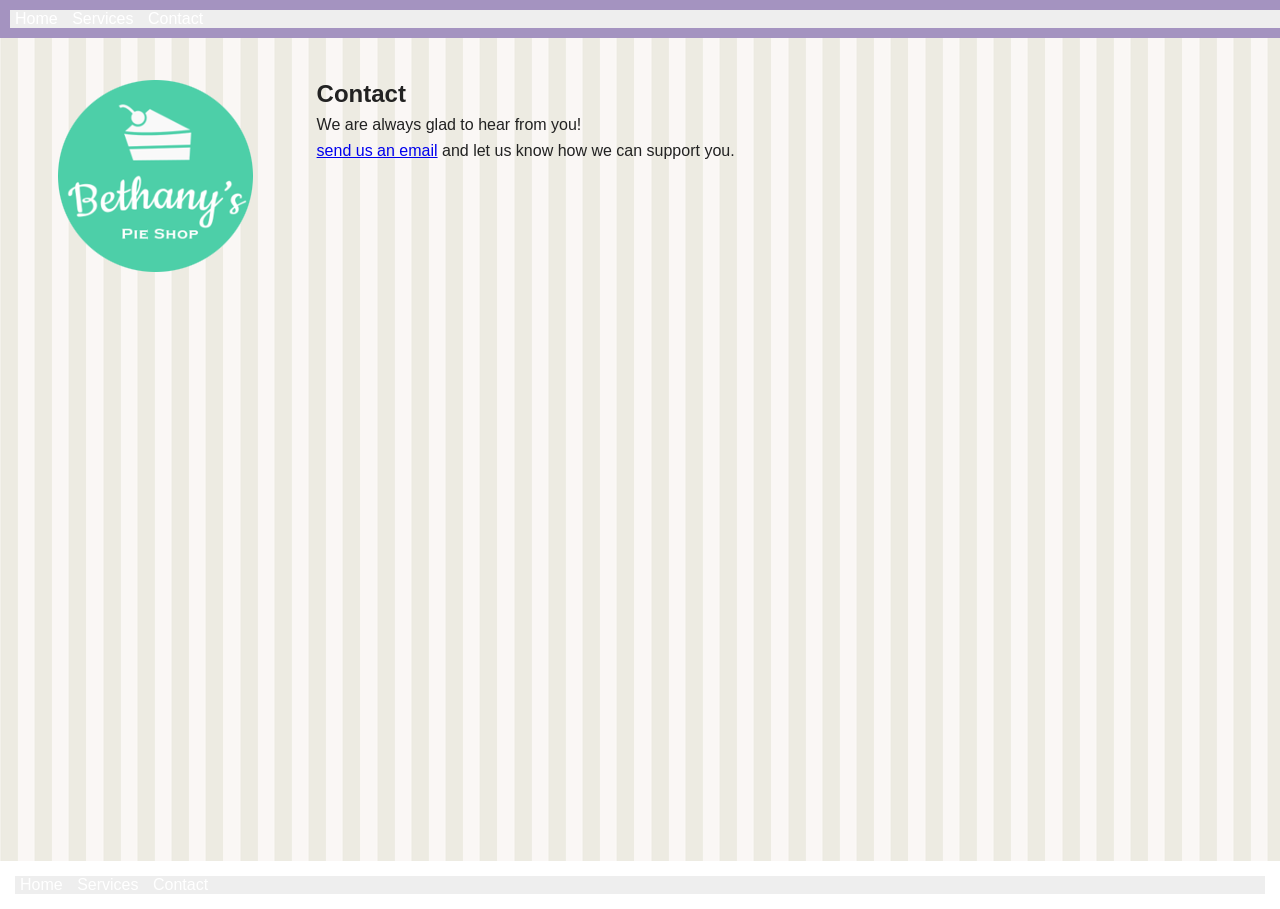
<file: html-css-javascript-website/contact.html>
<!DOCTYPE html>
<html lang="en">

<head>
    <meta charset="UTF-8">
    <meta http-equiv="X-UA-Compatible" content="IE=edge">
    <meta name="viewport" content="width=device-width, initial-scale=1.0">
    <link rel="stylesheet" href="site.css" type="text/css">
    <title>Contact | SynBio Ltd</title>
</head>

<body>
    <header>
        <nav>
            <ul>
                <li><a href="/">Home</a></li>
                <li><a href="services.html">Services</a></li>
                <li><a href="contact.html">Contact</a></li>
            </ul>
        </nav>
    </header>
    <main>
        <aside><img src="images/logo.png" alt="SynBio logo"></aside>
        <article>
            <h1>Contact</h1>
            <p>We are always glad to hear from you!</p>
            <p>
                <a href="mailto:info@synbio.com.ng?subject=interested%20in%20your%20offer">send us an email</a> and let us know how we can support you.
            </p>
        </article>
    </main>
    <footer>
        <nav>
            <ul>
                <li><a href="/">Home</a></li>
                <li><a href="services.html">Services</a></li>
                <li><a href="contact.html">Contact</a></li>
            </ul>
        </nav>
    </footer>
</body>

</html>
</file>
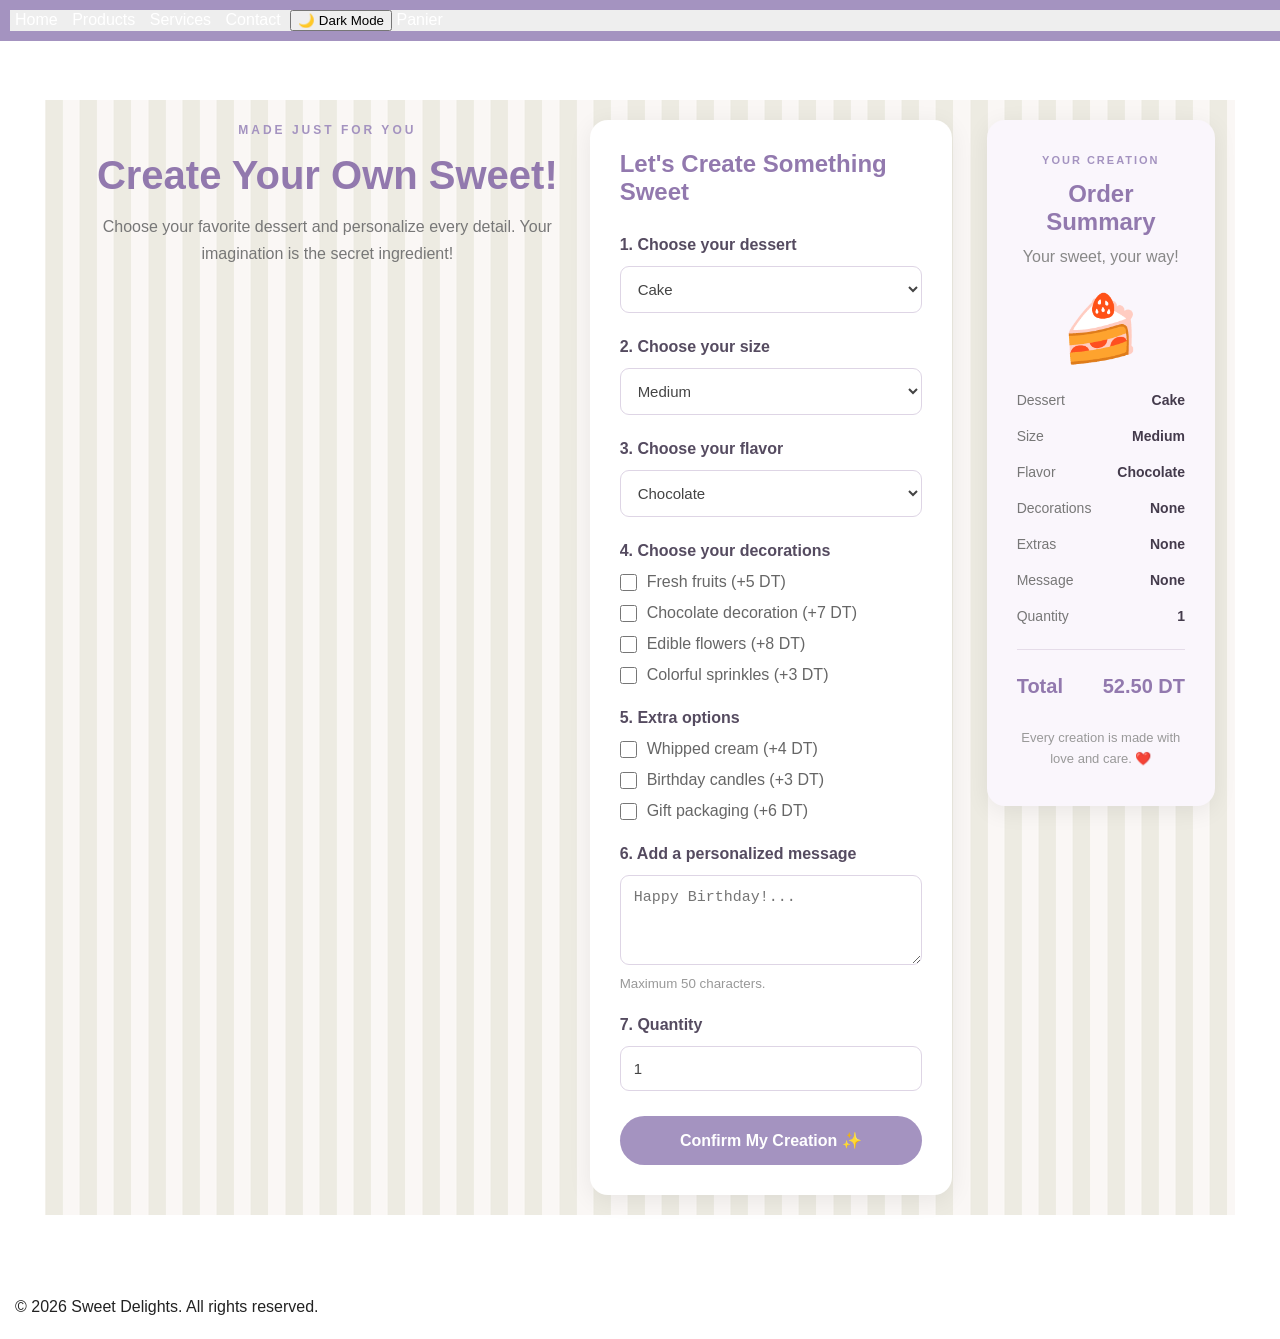
<file: html-css-javascript-website/customize-sweet.html>
<!DOCTYPE html>
<html lang="en">

<head>
    <meta charset="UTF-8">
    <meta name="viewport" content="width=device-width, initial-scale=1.0">

    <title>Customize Your Sweet | Sweet Delights</title>

    <link rel="stylesheet" href="site.css">
    <link rel="stylesheet" href="customize-sweet.css">
</head>

<body>

<header>
    <nav>
        <ul>
            <li><a href="index.html">Home</a></li>
            <li><a href="products.html">Products</a></li>
            <li><a href="services.html">Services</a></li>
            <li><a href="contact.html">Contact</a></li>
        </ul>

        <button id="theme-toggle" aria-label="Switch to dark mode">
            Dark Mode
        </button>

        <a href="panier.html">Panier</a>
    </nav>
</header>

<main class="sweet-container">

    <section class="sweet-intro">
        <span class="intro-label">MADE JUST FOR YOU</span>
        <h1>Create Your Own Sweet!</h1>
        <p>
            Choose your favorite dessert and personalize every detail.
            Your imagination is the secret ingredient!
        </p>
    </section>

    <div class="sweet-layout">

        <!-- CUSTOMIZATION FORM -->
        <section class="sweet-form-card">

            <h2>Let's Create Something Sweet</h2>

            <form id="sweetForm">

                <!-- DESSERT TYPE -->
                <div class="form-group">
                    <label for="dessertType">1. Choose your dessert</label>

                    <select id="dessertType" required>
                        <option value="Cake" data-base="35">Cake</option>
                        <option value="Pie" data-base="25">Pie</option>
                        <option value="Cupcakes" data-base="20">Cupcakes</option>
                        <option value="Cookies" data-base="15">Cookies</option>
                        <option value="Cheesecake" data-base="40">Cheesecake</option>
                    </select>
                </div>

                <!-- SIZE -->
                <div class="form-group">
                    <label for="dessertSize">2. Choose your size</label>

                    <select id="dessertSize" required>
                        <option value="Small" data-multiplier="1">Small</option>
                        <option value="Medium" data-multiplier="1.5" selected>Medium</option>
                        <option value="Large" data-multiplier="2">Large</option>
                    </select>
                </div>

                <!-- FLAVOR -->
                <div class="form-group">
                    <label for="dessertFlavor">3. Choose your flavor</label>

                    <select id="dessertFlavor" required>
                        <option value="Chocolate">Chocolate</option>
                        <option value="Vanilla">Vanilla</option>
                        <option value="Strawberry">Strawberry</option>
                        <option value="Caramel">Caramel</option>
                        <option value="Lemon">Lemon</option>
                        <option value="Red Velvet">Red Velvet</option>
                    </select>
                </div>

                <!-- DECORATION -->
                <div class="form-group">
                    <label>4. Choose your decorations</label>

                    <label class="sweet-option">
                        <input type="checkbox" name="decoration"
                            value="Fresh fruits" data-price="5">
                        Fresh fruits (+5 DT)
                    </label>

                    <label class="sweet-option">
                        <input type="checkbox" name="decoration"
                            value="Chocolate decoration" data-price="7">
                        Chocolate decoration (+7 DT)
                    </label>

                    <label class="sweet-option">
                        <input type="checkbox" name="decoration"
                            value="Flowers" data-price="8">
                        Edible flowers (+8 DT)
                    </label>

                    <label class="sweet-option">
                        <input type="checkbox" name="decoration"
                            value="Colorful sprinkles" data-price="3">
                        Colorful sprinkles (+3 DT)
                    </label>
                </div>

                <!-- EXTRA OPTIONS -->
                <div class="form-group">
                    <label>5. Extra options</label>

                    <label class="sweet-option">
                        <input type="checkbox" name="extra"
                            value="Whipped cream" data-price="4">
                        Whipped cream (+4 DT)
                    </label>

                    <label class="sweet-option">
                        <input type="checkbox" name="extra"
                            value="Candles" data-price="3">
                        Birthday candles (+3 DT)
                    </label>

                    <label class="sweet-option">
                        <input type="checkbox" name="extra"
                            value="Gift packaging" data-price="6">
                        Gift packaging (+6 DT)
                    </label>
                </div>

                <!-- PERSONALIZED MESSAGE -->
                <div class="form-group">
                    <label for="sweetMessage">
                        6. Add a personalized message
                    </label>

                    <textarea
                        id="sweetMessage"
                        maxlength="50"
                        placeholder="Happy Birthday!..."
                    ></textarea>

                    <small>Maximum 50 characters.</small>
                </div>

                <!-- QUANTITY -->
                <div class="form-group">
                    <label for="sweetQuantity">7. Quantity</label>

                    <input
                        type="number"
                        id="sweetQuantity"
                        min="1"
                        max="20"
                        value="1"
                        required
                    >
                </div>

                <button type="submit" class="confirm-btn">
                    Confirm My Creation ✨
                </button>

            </form>

        </section>

        <!-- LIVE ORDER SUMMARY -->
        <aside class="sweet-summary">

            <div class="summary-heading">
                <span>YOUR CREATION</span>
                <h2>Order Summary</h2>
                <p>Your sweet, your way!</p>
            </div>

            <div class="summary-illustration">
                🍰
            </div>

            <div class="summary-row">
                <span>Dessert</span>
                <strong id="summaryType">Cake</strong>
            </div>

            <div class="summary-row">
                <span>Size</span>
                <strong id="summarySize">Medium</strong>
            </div>

            <div class="summary-row">
                <span>Flavor</span>
                <strong id="summaryFlavor">Chocolate</strong>
            </div>

            <div class="summary-row">
                <span>Decorations</span>
                <strong id="summaryDecorations">None</strong>
            </div>

            <div class="summary-row">
                <span>Extras</span>
                <strong id="summaryExtras">None</strong>
            </div>

            <div class="summary-row">
                <span>Message</span>
                <strong id="summaryMessage">None</strong>
            </div>

            <div class="summary-row">
                <span>Quantity</span>
                <strong id="summaryQuantity">1</strong>
            </div>

            <hr>

            <div class="summary-row total-row">
                <span>Total</span>
                <strong id="totalPrice">52.50 DT</strong>
            </div>

            <p class="summary-note">
                Every creation is made with love and care. ❤️
            </p>

        </aside>

    </div>

</main>

<footer>
    <p>&copy; 2026 Sweet Delights. All rights reserved.</p>
</footer>

<script src="theme.js"></script>
<script src="customize-sweet.js"></script>

</body>
</html>
</file>
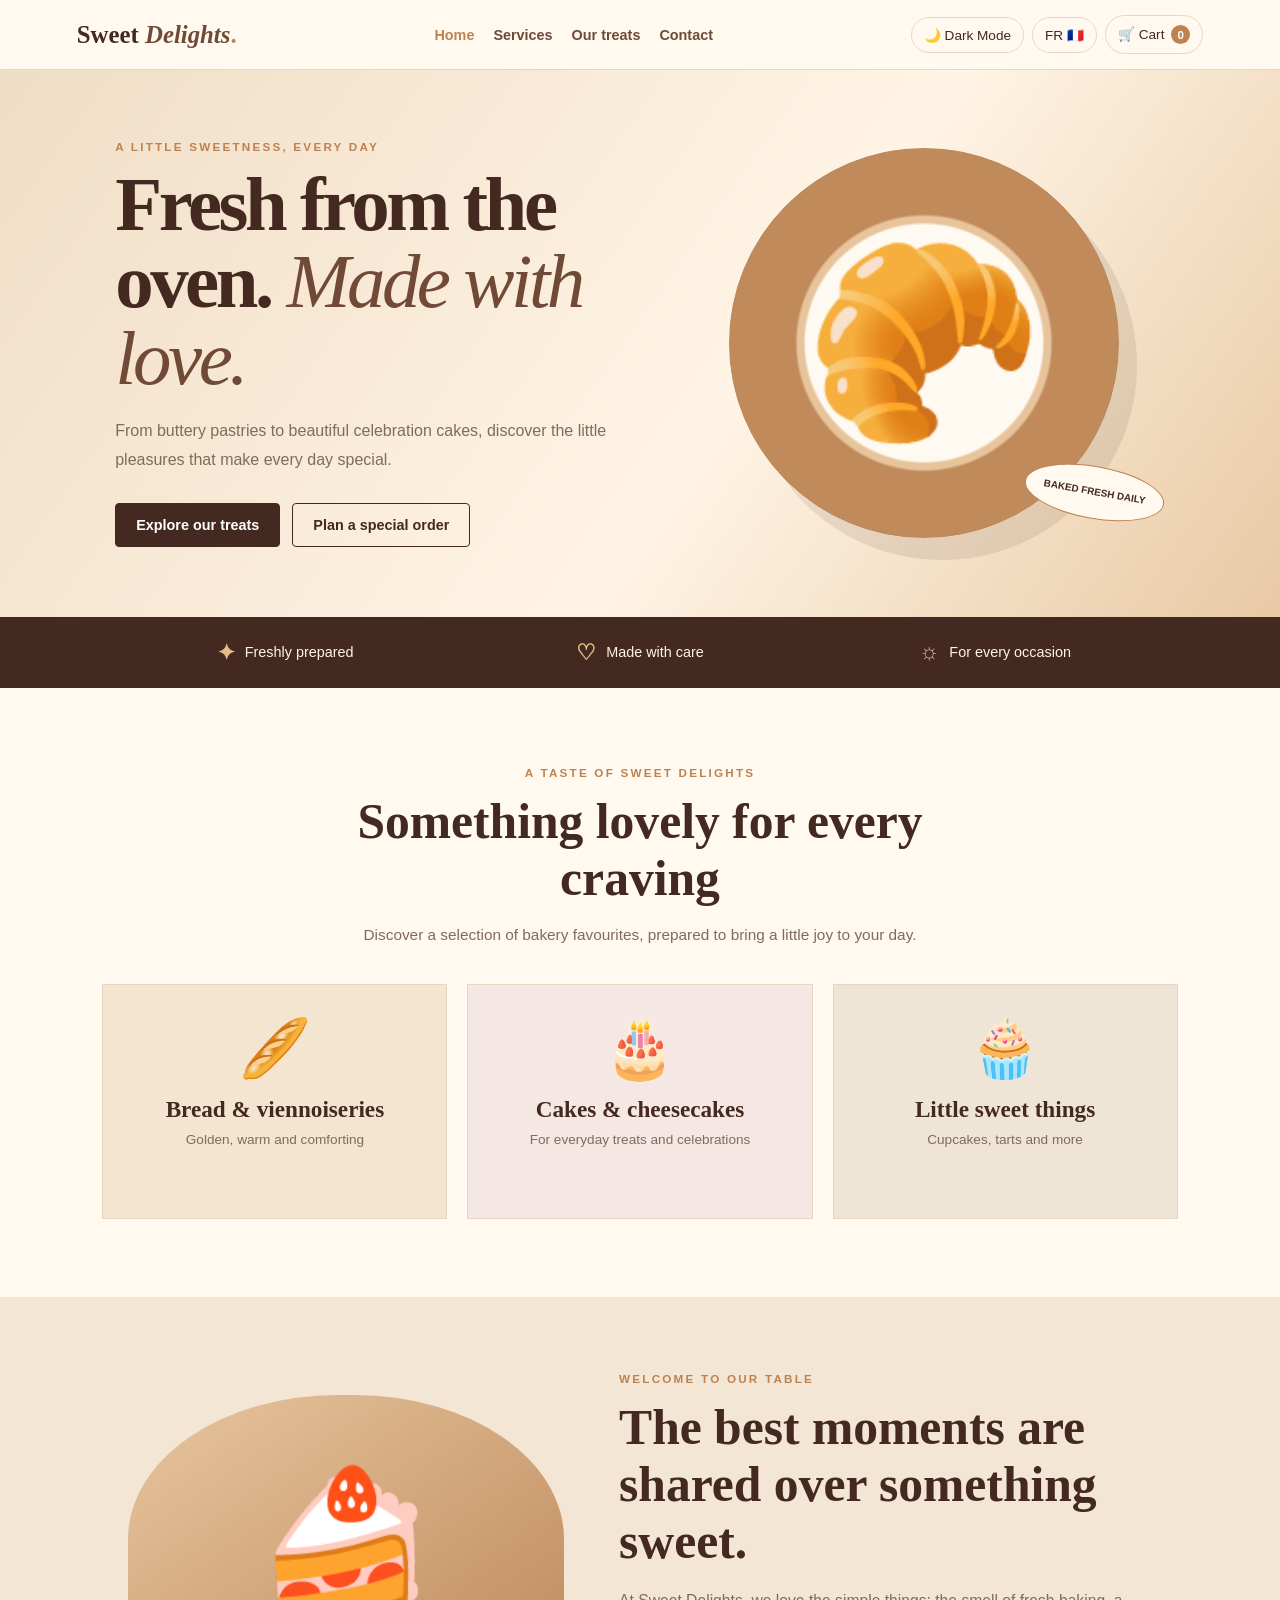
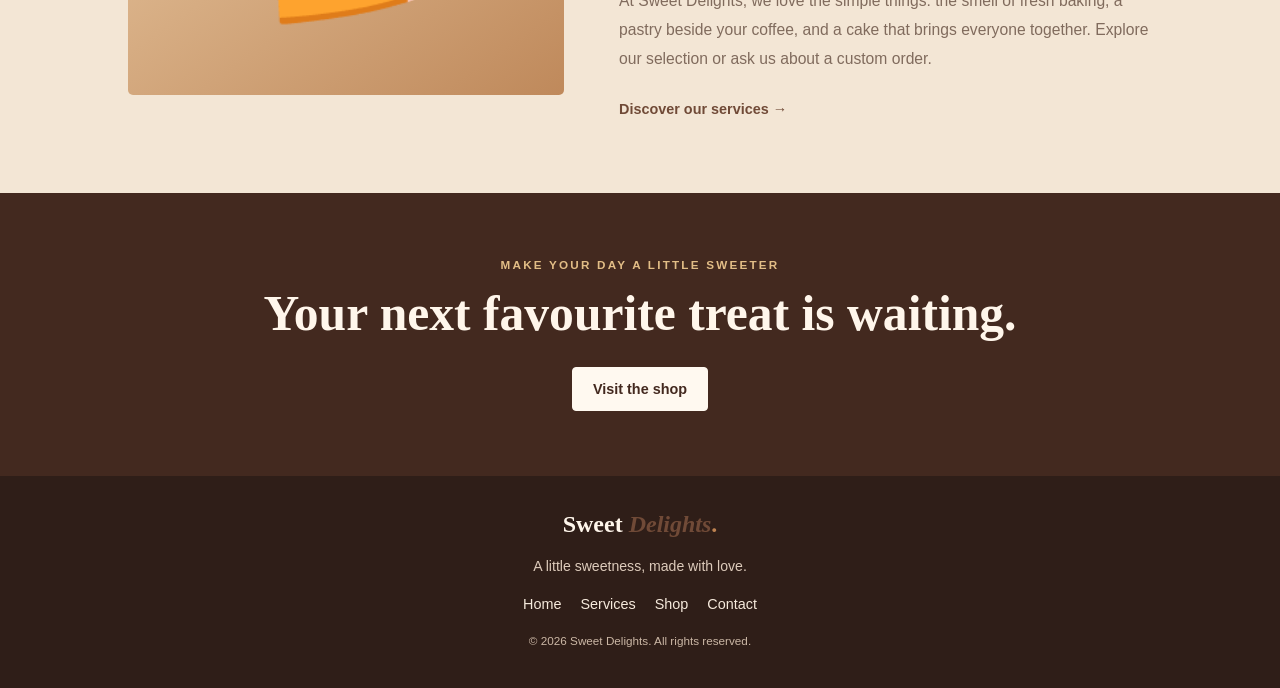
<file: html-css-javascript-website/index (1).html>
<!DOCTYPE html>
<html lang="en">
<head>
    <meta charset="UTF-8">
    <meta name="viewport" content="width=device-width, initial-scale=1.0">
    <meta name="description" content="Sweet Delights bakery: freshly prepared pastries, cakes and sweet treats.">
    <title>Sweet Delights | Bakery & Patisserie</title>
    <link rel="stylesheet" href="bakery.css">
</head>
<body>
<header class="site-header">
    <a class="brand" href="index.html">Sweet <span>Delights</span><b>.</b></a>
    <nav class="main-nav" aria-label="Main navigation">
        <a href="index.html" aria-current="page" data-en="Home" data-fr="Accueil">Home</a>
        <a href="service.html" data-en="Services" data-fr="Services">Services</a>
        <a href="sales.html" data-en="Our treats" data-fr="Nos douceurs">Our treats</a>
        <a href="contact.html" data-en="Contact" data-fr="Contact">Contact</a>
    </nav>
    <div class="header-tools">
        <button id="theme-toggle" class="tool-button" type="button" aria-label="Toggle dark mode">🌙</button>
        <button id="language-toggle" class="tool-button" type="button">FR 🇫🇷</button>
        <a class="cart-link" href="panier.html">🛒 <span data-en="Cart" data-fr="Panier">Cart</span> <b id="cart-count">0</b></a>
    </div>
</header>

<main>
    <section class="home-hero">
        <div class="hero-copy">
            <p class="eyebrow" data-en="A little sweetness, every day" data-fr="Un peu de douceur, chaque jour">A little sweetness, every day</p>
            <h1 data-en="Fresh from the oven. Made with love." data-fr="Tout juste sorti du four. Fait avec amour.">Fresh from the oven. <em>Made with love.</em></h1>
            <p data-en="From buttery pastries to beautiful celebration cakes, discover the little pleasures that make every day special."
               data-fr="Des viennoiseries pur beurre aux beaux gâteaux de fête, découvrez les petits plaisirs qui rendent chaque jour spécial.">
                From buttery pastries to beautiful celebration cakes, discover the little pleasures that make every day special.
            </p>
            <div class="hero-actions">
                <a class="button button-dark" href="sales.html" data-en="Explore our treats" data-fr="Découvrir nos douceurs">Explore our treats</a>
                <a class="button button-outline" href="service.html" data-en="Plan a special order" data-fr="Préparer une commande spéciale">Plan a special order</a>
            </div>
        </div>
        <div class="hero-visual" role="img" aria-label="Freshly baked croissants and pastries">
            <div class="hero-plate">🥐</div>
            <span class="hero-note" data-en="BAKED FRESH DAILY" data-fr="FRAÎCHEUR QUOTIDIENNE">BAKED FRESH DAILY</span>
        </div>
    </section>

    <section class="promise-row" aria-label="Our bakery promises">
        <div><strong>✦</strong><span data-en="Freshly prepared" data-fr="Préparé avec fraîcheur">Freshly prepared</span></div>
        <div><strong>♡</strong><span data-en="Made with care" data-fr="Fait avec soin">Made with care</span></div>
        <div><strong>☼</strong><span data-en="For every occasion" data-fr="Pour chaque occasion">For every occasion</span></div>
    </section>

    <section class="content-section">
        <div class="section-title">
            <p class="eyebrow" data-en="A taste of Sweet Delights" data-fr="Un avant-goût de Sweet Delights">A taste of Sweet Delights</p>
            <h2 data-en="Something lovely for every craving" data-fr="Une gourmandise pour chaque envie">Something lovely for every craving</h2>
            <p data-en="Discover a selection of bakery favourites, prepared to bring a little joy to your day."
               data-fr="Découvrez une sélection de nos incontournables, préparés pour apporter un peu de bonheur à votre journée.">
                Discover a selection of bakery favourites, prepared to bring a little joy to your day.
            </p>
        </div>
        <div class="category-grid">
            <a class="category-tile tile-bread" href="sales.html#catalogue"><span>🥖</span><h3 data-en="Bread & viennoiseries" data-fr="Pains et viennoiseries">Bread & viennoiseries</h3><small data-en="Golden, warm and comforting" data-fr="Dorés, chauds et réconfortants">Golden, warm and comforting</small></a>
            <a class="category-tile tile-cakes" href="sales.html#catalogue"><span>🎂</span><h3 data-en="Cakes & cheesecakes" data-fr="Gâteaux et cheesecakes">Cakes & cheesecakes</h3><small data-en="For everyday treats and celebrations" data-fr="Pour les petites et grandes occasions">For everyday treats and celebrations</small></a>
            <a class="category-tile tile-sweets" href="sales.html#catalogue"><span>🧁</span><h3 data-en="Little sweet things" data-fr="Petites douceurs">Little sweet things</h3><small data-en="Cupcakes, tarts and more" data-fr="Cupcakes, tartes et bien plus">Cupcakes, tarts and more</small></a>
        </div>
    </section>

    <section class="story-section">
        <div class="story-illustration" aria-hidden="true">🍰</div>
        <div class="story-copy">
            <p class="eyebrow" data-en="Welcome to our table" data-fr="Bienvenue à notre table">Welcome to our table</p>
            <h2 data-en="The best moments are shared over something sweet." data-fr="Les plus beaux moments se partagent autour d'une douceur.">The best moments are shared over something sweet.</h2>
            <p data-en="At Sweet Delights, we love the simple things: the smell of fresh baking, a pastry beside your coffee, and a cake that brings everyone together. Explore our selection or ask us about a custom order."
               data-fr="Chez Sweet Delights, nous aimons les choses simples : l'odeur des pâtisseries fraîches, une viennoiserie avec votre café et un gâteau qui rassemble tout le monde. Découvrez notre sélection ou contactez-nous pour une création personnalisée.">
                At Sweet Delights, we love the simple things: the smell of fresh baking, a pastry beside your coffee, and a cake that brings everyone together. Explore our selection or ask us about a custom order.
            </p>
            <a class="text-link" href="service.html" data-en="Discover our services →" data-fr="Découvrir nos services →">Discover our services →</a>
        </div>
    </section>

    <section class="closing-cta">
        <p class="eyebrow" data-en="Make your day a little sweeter" data-fr="Rendez votre journée plus douce">Make your day a little sweeter</p>
        <h2 data-en="Your next favourite treat is waiting." data-fr="Votre prochaine douceur préférée vous attend.">Your next favourite treat is waiting.</h2>
        <a class="button button-light" href="sales.html" data-en="Visit the shop" data-fr="Visiter la boutique">Visit the shop</a>
    </section>
</main>

<footer class="site-footer">
    <a class="brand brand-footer" href="index.html">Sweet <span>Delights</span><b>.</b></a>
    <p data-en="A little sweetness, made with love." data-fr="Un peu de douceur, fait avec amour.">A little sweetness, made with love.</p>
    <div class="footer-nav"><a href="index.html">Home</a><a href="service.html">Services</a><a href="sales.html">Shop</a><a href="contact.html">Contact</a></div>
    <small>© 2026 Sweet Delights. <span data-en="All rights reserved." data-fr="Tous droits réservés.">All rights reserved.</span></small>
</footer>

<script src="theme.js"></script>
<script src="language.js"></script>
<script>
(() => {
    const badge = document.getElementById("cart-count");
    try {
        const cart = JSON.parse(localStorage.getItem("panier")) || [];
        badge.textContent = cart.reduce((sum, item) => sum + (Number(item.quantity) || 1), 0);
    } catch {
        badge.textContent = "0";
    }
})();
</script>
</body>
</html>
</file>
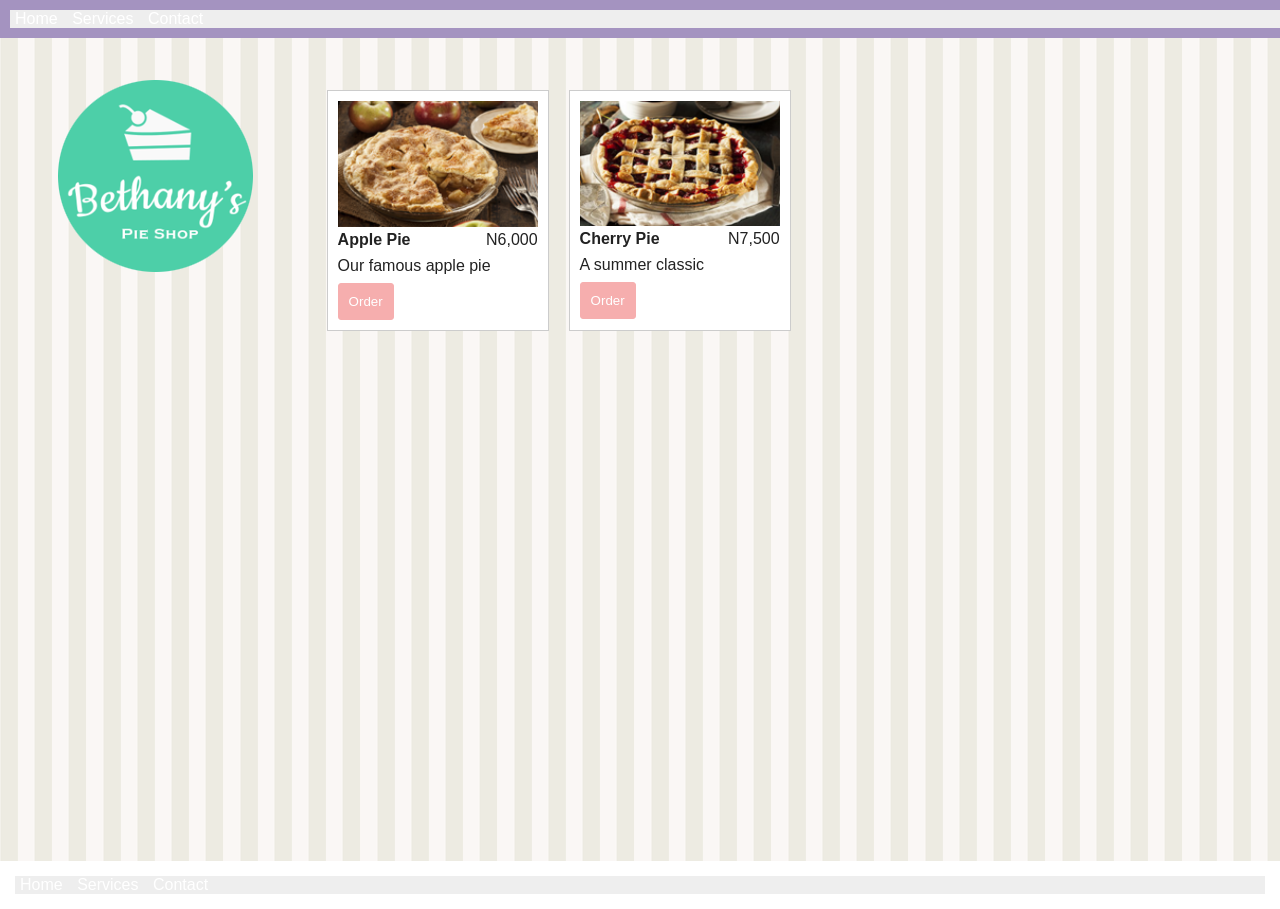
<file: html-css-javascript-website/pies.html>
<!DOCTYPE html>
<html lang="en">

<head>
    <meta charset="UTF-8">
    <meta http-equiv="X-UA-Compatible" content="IE=edge">
    <meta name="viewport" content="width=device-width, initial-scale=1.0">
    <link rel="stylesheet" href="site.css" type="text/css">
    <title>Pies | SynBio Ltd</title>
</head>

<body>
    <header>
        <nav>
            <ul>
                <li><a href="/">Home</a></li>
                <li><a href="services.html">Services</a></li>
                <li><a href="contact.html">Contact</a></li>
            </ul>
        </nav>
    </header>
    <main>
        <aside><img src="images/logo.png" alt="SynBio logo"></aside>
        <article>
            <section class="columns-desktop">
                <div class="pie">
                    <img src="images/apple-pie.png" alt="Apple Pie" />
                    <div class="columns">
                        <div class="title">Apple Pie</div>
                        <div class="price">N6,000</div>
                    </div>
                    <p class="desc">Our famous apple pie</p>
                    <button data-order="apple-pie">Order</button>
                </div>
                <div class="pie">
                    <img src="images/cherry-pie.png" alt="Cherry Pie" />
                    <div class="columns">
                        <div class="title">Cherry Pie</div>
                        <div class="price">N7,500</div>
                    </div>
                    <p class="desc">A summer classic</p>
                    <button data-order="cherry-pie">Order</button>
                </div>
            </section>
        </article>
    </main>
    <footer>
        <nav>
            <ul>
                <li><a href="/">Home</a></li>
                <li><a href="services.html">Services</a></li>
                <li><a href="contact.html">Contact</a></li>
            </ul>
        </nav>
    </footer>
</body>

</html>
</file>
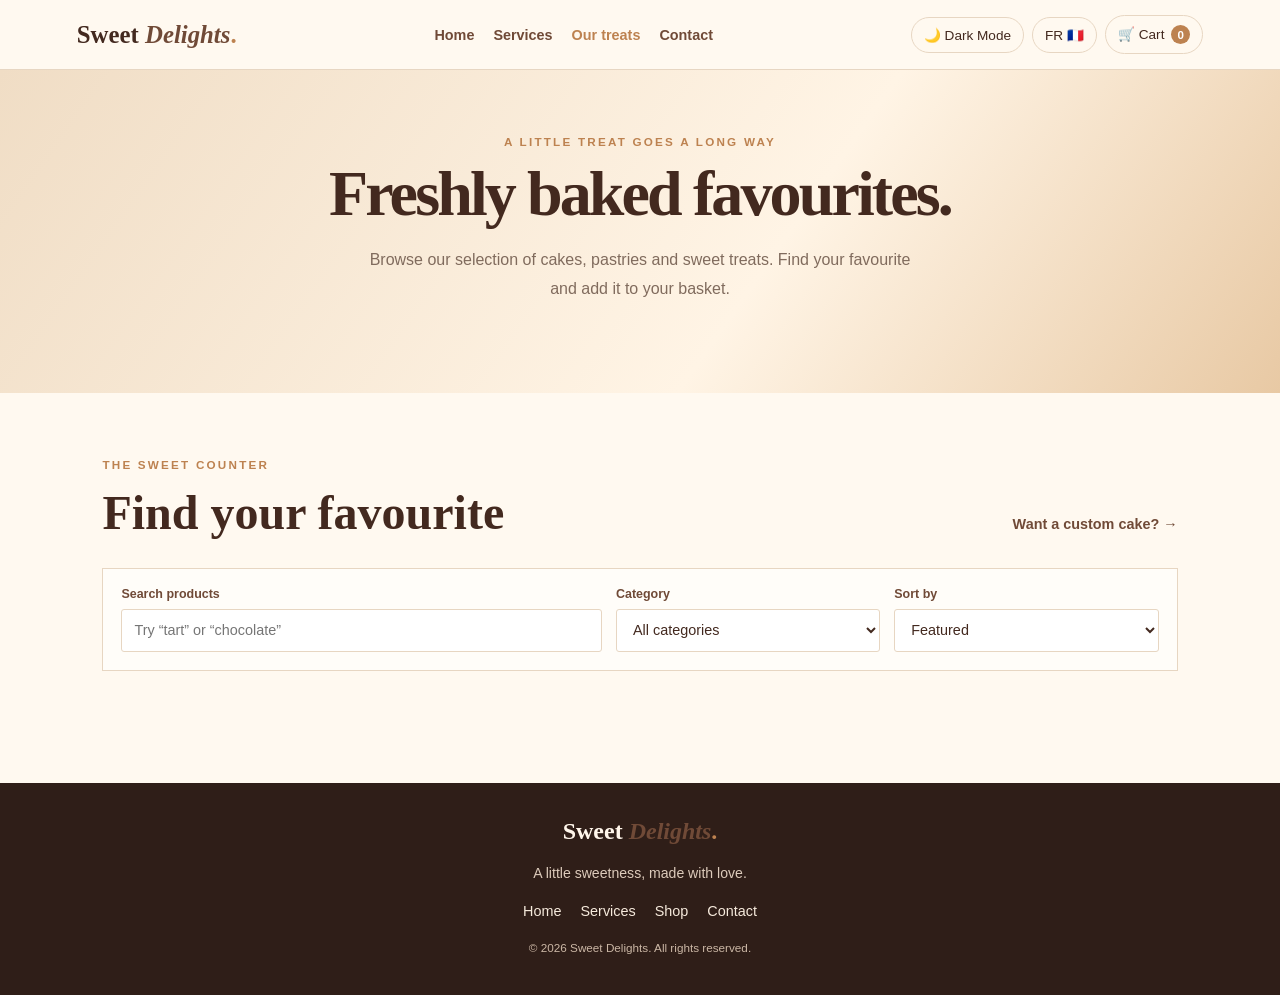
<file: html-css-javascript-website/sales.html>
<!DOCTYPE html>
<html lang="en">
<head>
    <meta charset="UTF-8">
    <meta name="viewport" content="width=device-width, initial-scale=1.0">
    <meta name="description" content="Shop Sweet Delights cakes, pastries, tarts, cupcakes and macarons.">
    <title>Our Treats | Sweet Delights</title>
    <link rel="stylesheet" href="bakery.css">
</head>
<body>
<header class="site-header">
    <a class="brand" href="index.html">Sweet <span>Delights</span><b>.</b></a>
    <nav class="main-nav" aria-label="Main navigation">
        <a href="index.html" data-en="Home" data-fr="Accueil">Home</a>
        <a href="service.html" data-en="Services" data-fr="Services">Services</a>
        <a href="sales.html" aria-current="page" data-en="Our treats" data-fr="Nos douceurs">Our treats</a>
        <a href="contact.html" data-en="Contact" data-fr="Contact">Contact</a>
    </nav>
    <div class="header-tools">
        <button id="theme-toggle" class="tool-button" type="button" aria-label="Toggle dark mode">🌙</button>
        <button id="language-toggle" class="tool-button" type="button">FR 🇫🇷</button>
        <a class="cart-link" href="panier.html">🛒 <span data-en="Cart" data-fr="Panier">Cart</span> <b id="cart-count">0</b></a>
    </div>
</header>

<main>
    <section class="page-hero shop-hero">
        <p class="eyebrow" data-en="A little treat goes a long way" data-fr="Une petite douceur fait toute la différence">A little treat goes a long way</p>
        <h1 data-en="Freshly baked favourites." data-fr="Vos douceurs préférées, fraîchement préparées.">Freshly baked favourites.</h1>
        <p data-en="Browse our selection of cakes, pastries and sweet treats. Find your favourite and add it to your basket."
           data-fr="Parcourez notre sélection de gâteaux, viennoiseries et douceurs. Trouvez votre préférée et ajoutez-la au panier.">
            Browse our selection of cakes, pastries and sweet treats. Find your favourite and add it to your basket.
        </p>
    </section>

    <section class="catalogue-section" id="catalogue">
        <div class="catalogue-heading">
            <div><p class="eyebrow" data-en="THE SWEET COUNTER" data-fr="LE COMPTOIR DES DOUCEURS">THE SWEET COUNTER</p><h2 data-en="Find your favourite" data-fr="Trouvez votre préférée">Find your favourite</h2></div>
            <a class="custom-order-link" href="service.html" data-en="Want a custom cake? →" data-fr="Envie d'un gâteau personnalisé ? →">Want a custom cake? →</a>
        </div>

        <div class="shop-controls">
            <label class="search-label"><span data-en="Search products" data-fr="Rechercher">Search products</span><input id="searchInput" type="search" placeholder="Try “tart” or “chocolate”" aria-label="Search products"></label>
            <label><span data-en="Category" data-fr="Catégorie">Category</span>
                <select id="categoryFilter" aria-label="Filter by category">
                    <option value="all">All categories</option>
                    <option value="pies">Pies</option><option value="cakes">Cakes</option><option value="tarts">Tarts</option>
                    <option value="cupcakes">Cupcakes</option><option value="cheesecakes">Cheesecakes</option>
                    <option value="macarons">Macarons</option><option value="viennoiseries">Viennoiseries</option>
                </select>
            </label>
            <label><span data-en="Sort by" data-fr="Trier par">Sort by</span>
                <select id="sortProducts" aria-label="Sort products">
                    <option value="default">Featured</option><option value="price-low">Price: low to high</option>
                    <option value="price-high">Price: high to low</option><option value="name">Name: A to Z</option>
                </select>
            </label>
        </div>

        <div class="results-line"><p id="resultsCount" aria-live="polite"></p><p id="noResults" hidden>No treats found. Try another search.</p></div>
        <div class="products-grid" id="productsContainer"></div>
    </section>
</main>

<div class="product-modal" id="productModal" role="dialog" aria-modal="true" aria-hidden="true" aria-labelledby="modalName">
    <div class="modal-backdrop" data-close-modal></div>
    <div class="modal-panel">
        <button type="button" class="modal-close" id="closeModal" aria-label="Close details">×</button>
        <div class="modal-product-visual" id="modalVisual" aria-hidden="true">🍰</div>
        <div class="modal-product-info">
            <p class="eyebrow" id="modalCategory"></p>
            <h2 id="modalName"></h2>
            <p id="modalDescription"></p>
            <strong class="modal-price" id="modalPrice"></strong>
            <button type="button" class="button button-dark" id="modalAddToCart">Add to basket</button>
        </div>
        <section class="related-section"><h3 data-en="You may also like" data-fr="Vous aimerez aussi">You may also like</h3><div id="relatedProducts" class="related-grid"></div></section>
    </div>
</div>

<footer class="site-footer">
    <a class="brand brand-footer" href="index.html">Sweet <span>Delights</span><b>.</b></a>
    <p data-en="A little sweetness, made with love." data-fr="Un peu de douceur, fait avec amour.">A little sweetness, made with love.</p>
    <div class="footer-nav"><a href="index.html">Home</a><a href="service.html">Services</a><a href="sales.html">Shop</a><a href="contact.html">Contact</a></div>
    <small>© 2026 Sweet Delights. <span data-en="All rights reserved." data-fr="Tous droits réservés.">All rights reserved.</span></small>
</footer>

<script src="theme.js"></script>
<script src="language.js"></script>
<script src="sales.js"></script>
</body>
</html>
</file>
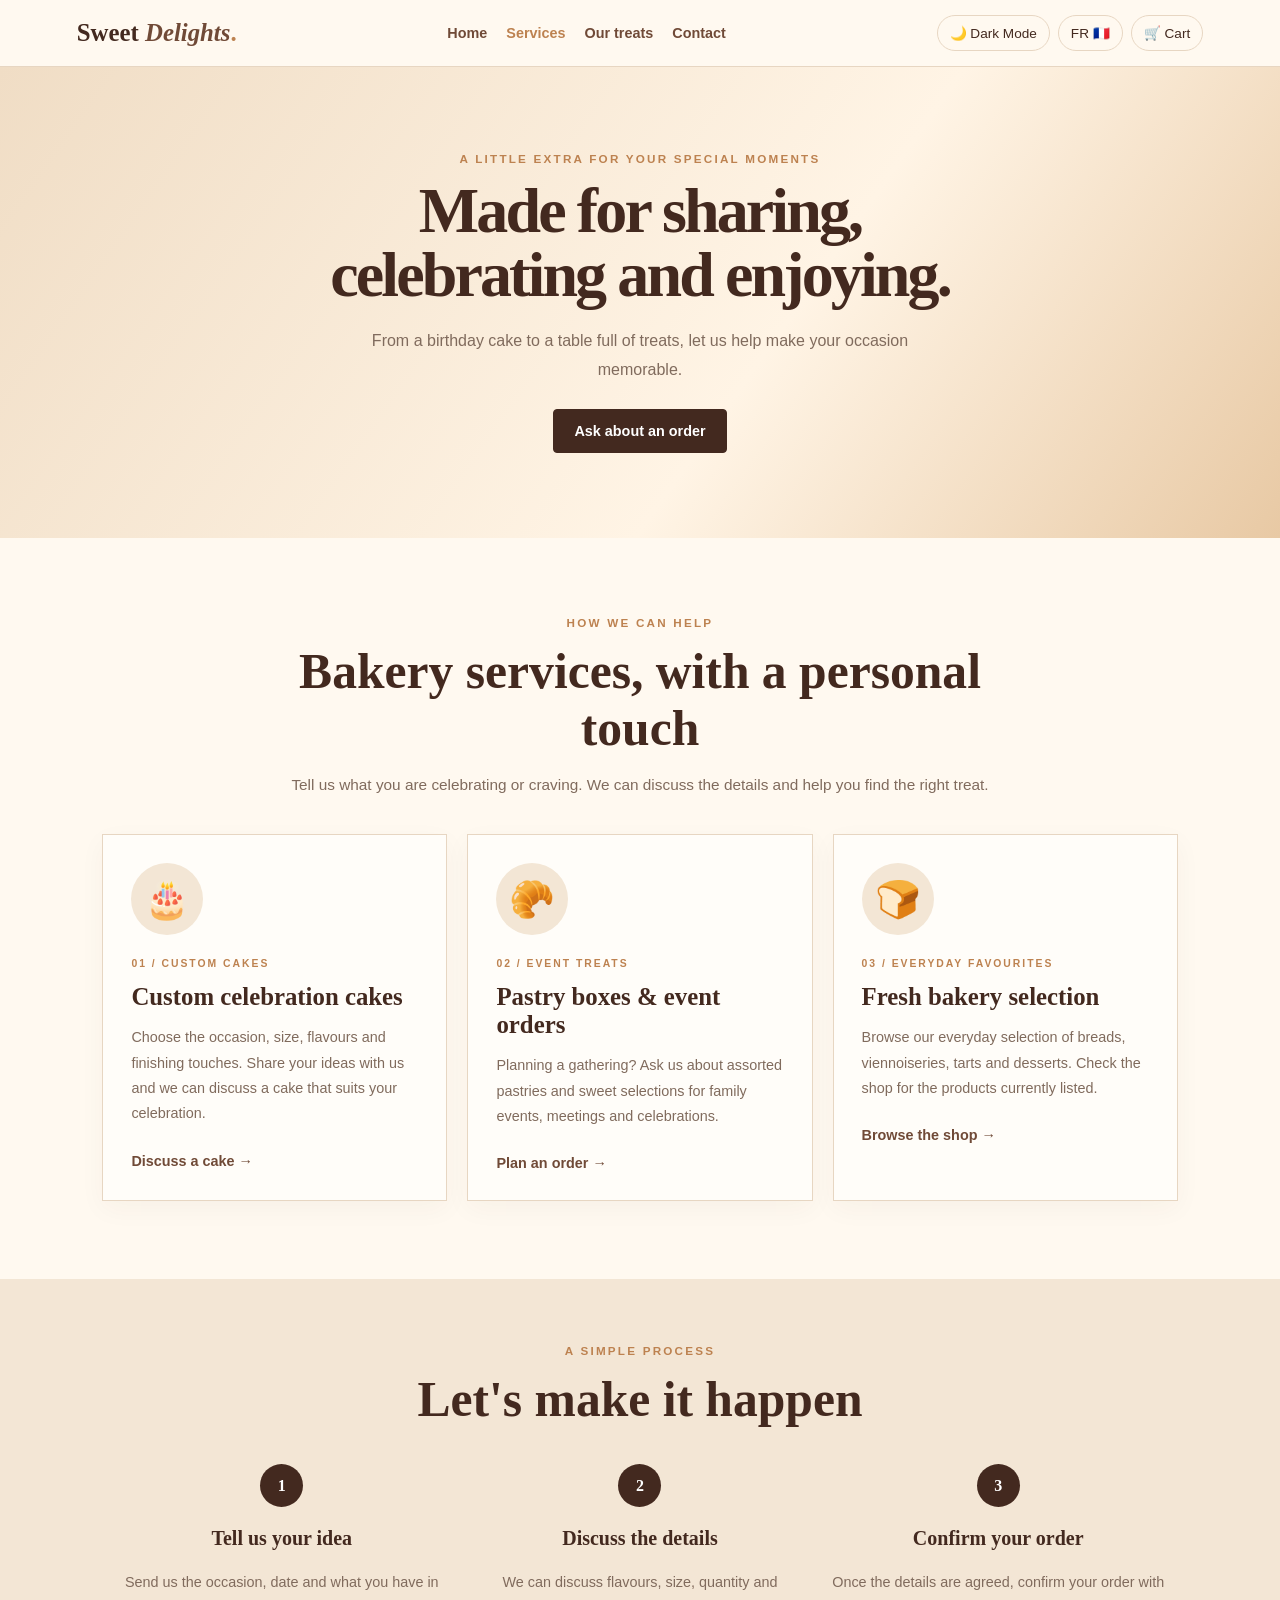
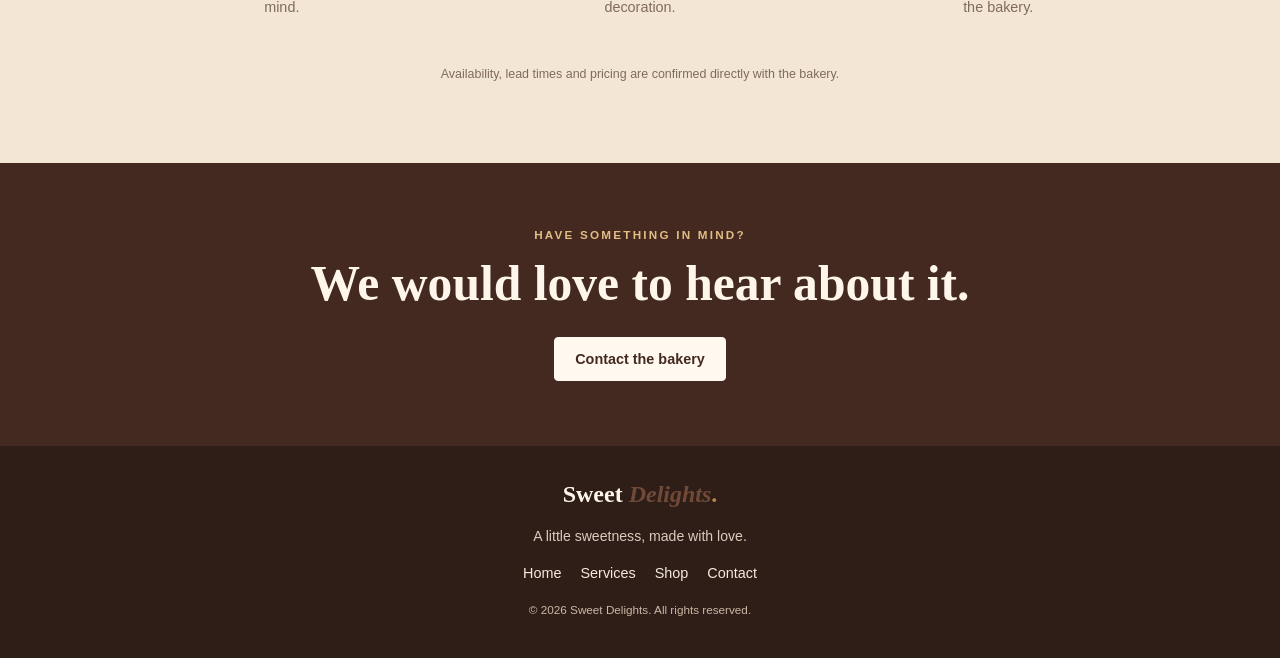
<file: html-css-javascript-website/service.html>
<!DOCTYPE html>
<html lang="en">
<head>
    <meta charset="UTF-8">
    <meta name="viewport" content="width=device-width, initial-scale=1.0">
    <meta name="description" content="Explore Sweet Delights bakery services, from custom cakes to event pastry orders.">
    <title>Our Services | Sweet Delights</title>
    <link rel="stylesheet" href="bakery.css">
</head>
<body>
<header class="site-header">
    <a class="brand" href="index.html">Sweet <span>Delights</span><b>.</b></a>
    <nav class="main-nav" aria-label="Main navigation">
        <a href="index.html" data-en="Home" data-fr="Accueil">Home</a>
        <a href="service.html" aria-current="page" data-en="Services" data-fr="Services">Services</a>
        <a href="sales.html" data-en="Our treats" data-fr="Nos douceurs">Our treats</a>
        <a href="contact.html" data-en="Contact" data-fr="Contact">Contact</a>
    </nav>
    <div class="header-tools">
        <button id="theme-toggle" class="tool-button" type="button" aria-label="Toggle dark mode">🌙</button>
        <button id="language-toggle" class="tool-button" type="button">FR 🇫🇷</button>
        <a class="cart-link" href="panier.html">🛒 <span data-en="Cart" data-fr="Panier">Cart</span></a>
    </div>
</header>

<main>
    <section class="page-hero service-hero">
        <p class="eyebrow" data-en="A little extra for your special moments" data-fr="Une attention en plus pour vos moments précieux">A little extra for your special moments</p>
        <h1 data-en="Made for sharing, celebrating and enjoying." data-fr="Pour partager, célébrer et savourer.">Made for sharing, celebrating and enjoying.</h1>
        <p data-en="From a birthday cake to a table full of treats, let us help make your occasion memorable."
           data-fr="Du gâteau d'anniversaire à une table remplie de gourmandises, nous vous aidons à rendre votre événement inoubliable.">
            From a birthday cake to a table full of treats, let us help make your occasion memorable.
        </p>
        <a class="button button-dark" href="contact.html" data-en="Ask about an order" data-fr="Demander un devis">Ask about an order</a>
    </section>

    <section class="content-section">
        <div class="section-title">
            <p class="eyebrow" data-en="How we can help" data-fr="Comment nous pouvons vous aider">How we can help</p>
            <h2 data-en="Bakery services, with a personal touch" data-fr="Des services de pâtisserie, avec une touche personnelle">Bakery services, with a personal touch</h2>
            <p data-en="Tell us what you are celebrating or craving. We can discuss the details and help you find the right treat."
               data-fr="Dites-nous ce que vous célébrez ou ce qui vous ferait plaisir. Nous pouvons discuter des détails pour trouver la gourmandise idéale.">
                Tell us what you are celebrating or craving. We can discuss the details and help you find the right treat.
            </p>
        </div>

        <div class="service-grid">
            <article class="service-card">
                <div class="service-icon">🎂</div>
                <p class="eyebrow">01 / CUSTOM CAKES</p>
                <h2 data-en="Custom celebration cakes" data-fr="Gâteaux personnalisés">Custom celebration cakes</h2>
                <p data-en="Choose the occasion, size, flavours and finishing touches. Share your ideas with us and we can discuss a cake that suits your celebration."
                   data-fr="Choisissez l'occasion, la taille, les saveurs et les finitions. Partagez vos idées avec nous pour imaginer un gâteau adapté à votre fête.">
                    Choose the occasion, size, flavours and finishing touches. Share your ideas with us and we can discuss a cake that suits your celebration.
                </p>
                <a href="contact.html" class="text-link" data-en="Discuss a cake →" data-fr="Parler d'un gâteau →">Discuss a cake →</a>
            </article>
            <article class="service-card">
                <div class="service-icon">🥐</div>
                <p class="eyebrow">02 / EVENT TREATS</p>
                <h2 data-en="Pastry boxes & event orders" data-fr="Boîtes de pâtisseries et commandes événementielles">Pastry boxes & event orders</h2>
                <p data-en="Planning a gathering? Ask us about assorted pastries and sweet selections for family events, meetings and celebrations."
                   data-fr="Vous organisez une réception ? Renseignez-vous sur nos assortiments de viennoiseries et douceurs pour les réunions et célébrations.">
                    Planning a gathering? Ask us about assorted pastries and sweet selections for family events, meetings and celebrations.
                </p>
                <a href="contact.html" class="text-link" data-en="Plan an order →" data-fr="Préparer une commande →">Plan an order →</a>
            </article>
            <article class="service-card">
                <div class="service-icon">🍞</div>
                <p class="eyebrow">03 / EVERYDAY FAVOURITES</p>
                <h2 data-en="Fresh bakery selection" data-fr="Sélection fraîche de la boulangerie">Fresh bakery selection</h2>
                <p data-en="Browse our everyday selection of breads, viennoiseries, tarts and desserts. Check the shop for the products currently listed."
                   data-fr="Parcourez notre sélection quotidienne de pains, viennoiseries, tartes et desserts. Consultez la boutique pour découvrir les produits proposés.">
                    Browse our everyday selection of breads, viennoiseries, tarts and desserts. Check the shop for the products currently listed.
                </p>
                <a href="sales.html" class="text-link" data-en="Browse the shop →" data-fr="Voir la boutique →">Browse the shop →</a>
            </article>
        </div>
    </section>

    <section class="order-steps">
        <div class="section-title">
            <p class="eyebrow" data-en="A simple process" data-fr="Un processus simple">A simple process</p>
            <h2 data-en="Let's make it happen" data-fr="Réalisons votre idée">Let's make it happen</h2>
        </div>
        <div class="steps-grid">
            <div><b>1</b><h3 data-en="Tell us your idea" data-fr="Parlez-nous de votre idée">Tell us your idea</h3><p data-en="Send us the occasion, date and what you have in mind." data-fr="Indiquez-nous l'occasion, la date et votre idée.">Send us the occasion, date and what you have in mind.</p></div>
            <div><b>2</b><h3 data-en="Discuss the details" data-fr="Discutons des détails">Discuss the details</h3><p data-en="We can discuss flavours, size, quantity and decoration." data-fr="Nous discutons des saveurs, de la taille, de la quantité et de la décoration.">We can discuss flavours, size, quantity and decoration.</p></div>
            <div><b>3</b><h3 data-en="Confirm your order" data-fr="Confirmez votre commande">Confirm your order</h3><p data-en="Once the details are agreed, confirm your order with the bakery." data-fr="Une fois les détails convenus, confirmez votre commande auprès de la boulangerie.">Once the details are agreed, confirm your order with the bakery.</p></div>
        </div>
        <p class="fine-print" data-en="Availability, lead times and pricing are confirmed directly with the bakery." data-fr="La disponibilité, les délais et les tarifs sont confirmés directement avec la boulangerie.">Availability, lead times and pricing are confirmed directly with the bakery.</p>
    </section>

    <section class="closing-cta">
        <p class="eyebrow" data-en="Have something in mind?" data-fr="Une idée en tête ?">Have something in mind?</p>
        <h2 data-en="We would love to hear about it." data-fr="Nous serions ravis d'en discuter.">We would love to hear about it.</h2>
        <a class="button button-light" href="contact.html" data-en="Contact the bakery" data-fr="Contacter la boulangerie">Contact the bakery</a>
    </section>
</main>

<footer class="site-footer">
    <a class="brand brand-footer" href="index.html">Sweet <span>Delights</span><b>.</b></a>
    <p data-en="A little sweetness, made with love." data-fr="Un peu de douceur, fait avec amour.">A little sweetness, made with love.</p>
    <div class="footer-nav"><a href="index.html">Home</a><a href="service.html">Services</a><a href="sales.html">Shop</a><a href="contact.html">Contact</a></div>
    <small>© 2026 Sweet Delights. <span data-en="All rights reserved." data-fr="Tous droits réservés.">All rights reserved.</span></small>
</footer>
<script src="theme.js"></script>
<script src="language.js"></script>
</body>
</html>
</file>
<file: html-css-javascript-website/site.css>
* {
    margin: 0;
}

html,
body {
    height: 100%;
}

body {
    font-family: Arial, Helvetica, sans-serif;
    background-color: #999;
}

p {
    margin: .5em 0 .5em 0;
}
/* Light mode */
:root {
    --bg-color: #ffffff;
    --text-color: #222222;
    --card-color: #f5f5f5;
    --nav-color: #eeeeee;
}

/* Dark mode */
[data-theme="dark"] {
    --bg-color: #121212;
    --text-color: #ffffff;
    --card-color: #1e1e1e;
    --nav-color: #252525;
}

/* Apply theme */
body {
    background-color: var(--bg-color);
    color: var(--text-color);
    transition: background-color 0.3s, color 0.3s;
}

header, nav {
    background-color: var(--nav-color);
}

.card {
    background-color: var(--card-color);
}
header {
    display: block;
    position: fixed;
    top: 0;
    left: 0;
    width: 100%;
    background-color: #a493c0;
    padding: 10px;
}

nav a:visited,
nav a:link {
    color: #fff;
    text-decoration: none;
}

nav>ul {
    display: inline;
    padding: 0;
}

nav>ul>li {
    display: inline-block;
    list-style: none;
    margin: 0 5px 0 5px;
}

main {
    display: block;
    background-image: url("images/background.png");
    padding-top: 3em;
    padding-bottom: 3em;
    min-height: 85%;
}

footer {
    padding: 15px;
}

aside,
article {
    padding: 2em;
}

aside {
    text-align: center;
}

article {
    width: 75%;
}

.columns {
    display: flex;
}

@media only screen and (min-width: 768px) {
    main {
        display: flex;
    }
    aside {
        margin-left: 2%;
    }
    .columns-desktop {
        display: flex;
    }
}


/* Pies */

.pie {
    width: 200px;
    padding: 10px;
    margin: 10px;
    background-color: #fff;
    border: solid 1px #ccc;
}

.pie img {
    width: 100%;
}

.pie .title {
    font-weight: bold;
}

.pie .columns {
    width: 100%;
}

.pie .price {
    text-align: right;
}

.pie .columns div {
    width: 50%;
}

.pie button {
    background-color: #f6aeae;
    padding: 10px;
    border: solid 1px #f6aeae;
    border-radius: 3px;
    color: #fff;
}
</file>
<file: html-css-javascript-website/customize-sweet.css>
.sweet-container {
    max-width: 1150px;
    margin: 100px auto 60px;
    padding: 20px;
}

.sweet-intro {
    text-align: center;
    margin-bottom: 45px;
}

.intro-label {
    color: #a493c0;
    font-weight: bold;
    letter-spacing: 3px;
    font-size: 12px;
}

.sweet-intro h1 {
    color: #9279ae;
    font-size: 40px;
    margin: 15px 0;
}

.sweet-intro p {
    color: #777;
    max-width: 650px;
    margin: auto;
    line-height: 1.7;
}

.sweet-layout {
    display: grid;
    grid-template-columns: 1.4fr 0.9fr;
    gap: 30px;
    align-items: start;
}

.sweet-form-card,
.sweet-summary {
    background: white;
    padding: 30px;
    border-radius: 18px;
    box-shadow: 0 5px 25px rgba(0,0,0,0.07);
}

.sweet-form-card h2 {
    color: #9279ae;
    margin-bottom: 30px;
}

.form-group {
    margin-bottom: 25px;
}

.form-group > label:first-child {
    display: block;
    color: #554b60;
    font-weight: bold;
    margin-bottom: 12px;
}

.form-group select,
.form-group textarea,
.form-group input[type="number"] {
    width: 100%;
    padding: 13px;
    border: 1px solid #ded5e5;
    border-radius: 9px;
    background: white;
    font-size: 15px;
    color: #444;
    box-sizing: border-box;
}

.form-group textarea {
    min-height: 90px;
    resize: vertical;
}

.form-group small {
    color: #999;
    display: block;
    margin-top: 7px;
}

.sweet-option {
    display: flex !important;
    align-items: center;
    gap: 10px;
    margin: 13px 0;
    font-weight: normal !important;
    color: #666 !important;
    cursor: pointer;
}

.sweet-option input {
    accent-color: #a493c0;
    width: 17px;
    height: 17px;
}

.confirm-btn {
    width: 100%;
    padding: 15px;
    border: none;
    border-radius: 30px;
    background: #a493c0;
    color: white;
    font-size: 16px;
    font-weight: bold;
    cursor: pointer;
    transition: 0.3s;
}

.confirm-btn:hover {
    background: #8672a7;
    transform: translateY(-2px);
}

/* SUMMARY */

.sweet-summary {
    background: #faf6fc;
    position: sticky;
    top: 110px;
}

.summary-heading {
    text-align: center;
}

.summary-heading span {
    font-size: 11px;
    letter-spacing: 2px;
    color: #a493c0;
    font-weight: bold;
}

.summary-heading h2 {
    color: #9279ae;
    margin: 12px 0;
}

.summary-heading p {
    color: #888;
}

.summary-illustration {
    font-size: 65px;
    text-align: center;
    margin: 25px 0;
}

.summary-row {
    display: flex;
    justify-content: space-between;
    align-items: flex-start;
    gap: 15px;
    margin-bottom: 20px;
    color: #777;
    font-size: 14px;
}

.summary-row strong {
    color: #443b4c;
    text-align: right;
    max-width: 60%;
    overflow-wrap: anywhere;
}

.sweet-summary hr {
    border: none;
    border-top: 1px solid #e5dce9;
    margin: 25px 0;
}

.total-row {
    font-size: 20px;
    font-weight: bold;
    color: #9279ae;
}

.total-row strong {
    color: #9279ae;
}

.summary-note {
    text-align: center;
    color: #999;
    font-size: 13px;
    margin-top: 30px;
    line-height: 1.6;
}

/* DARK MODE SUPPORT */

body.dark-mode .sweet-form-card,
body.dark-mode .sweet-summary {
    background: #292431;
    color: #eee;
}

body.dark-mode .sweet-form-card h2,
body.dark-mode .sweet-summary h2 {
    color: #c4addf;
}

body.dark-mode .form-group > label:first-child,
body.dark-mode .sweet-option,
body.dark-mode .summary-row,
body.dark-mode .summary-row strong {
    color: #eee !important;
}

body.dark-mode .form-group select,
body.dark-mode .form-group textarea,
body.dark-mode .form-group input[type="number"] {
    background: #383140;
    color: white;
    border-color: #665a70;
}

body.dark-mode .sweet-summary {
    background: #302a39;
}

@media (max-width: 800px) {

    .sweet-layout {
        grid-template-columns: 1fr;
    }

    .sweet-summary {
        position: static;
    }

    .sweet-intro h1 {
        font-size: 30px;
    }
}
</file>
<file: html-css-javascript-website/bakery.css>
/* Sweet Delights shared bakery theme */
:root {
    --cream: #fff9f0;
    --paper: #f3e6d5;
    --white: #fffdf9;
    --brown: #43291f;
    --cocoa: #704a37;
    --muted: #806b5d;
    --caramel: #bd8250;
    --gold: #e2bd86;
    --line: #e7d6c2;
    --shadow: 0 14px 35px rgba(67, 41, 31, .09);
}
* { box-sizing: border-box; }
html { scroll-behavior: smooth; }
body { margin: 0; background: var(--cream); color: var(--brown); font-family: Georgia, "Times New Roman", serif; }
a { color: inherit; }
button, input, select { font: inherit; }
.site-header { position: sticky; top: 0; z-index: 30; display: flex; align-items: center; justify-content: space-between; gap: 22px; padding: 15px 6%; background: rgba(255,249,240,.97); border-bottom: 1px solid var(--line); backdrop-filter: blur(12px); }
.brand { color: var(--brown); font-size: 1.55rem; font-weight: bold; text-decoration: none; white-space: nowrap; }
.brand span { color: var(--cocoa); font-style: italic; }
.brand b { color: var(--caramel); }
.main-nav, .header-tools, .footer-nav { display: flex; align-items: center; justify-content: center; flex-wrap: wrap; gap: 19px; }
.main-nav a, .footer-nav a { color: var(--cocoa); text-decoration: none; font: 600 .9rem Arial, sans-serif; }
.main-nav a:hover, .main-nav a[aria-current="page"], .footer-nav a:hover { color: var(--caramel); }
.header-tools { gap: 8px; }
.tool-button, .cart-link { padding: 9px 12px; border: 1px solid var(--line); border-radius: 30px; background: transparent; color: var(--brown); text-decoration: none; cursor: pointer; font: .85rem Arial, sans-serif; }
.cart-link b { display: inline-grid; place-items: center; min-width: 19px; height: 19px; margin-left: 3px; border-radius: 50%; background: var(--caramel); color: white; font-size: .72rem; }
.home-hero { display: grid; grid-template-columns: 1.05fr .95fr; align-items: center; gap: 35px; min-height: 540px; padding: 70px 9%; background: linear-gradient(125deg,#f0ddc5,#fff4e5 58%,#e8c9a4); overflow: hidden; }
.eyebrow { margin: 0 0 14px; color: var(--caramel); font: bold .73rem Arial,sans-serif; letter-spacing: .19em; text-transform: uppercase; }
.hero-copy h1, .page-hero h1 { max-width: 720px; margin: 0 0 20px; font-size: clamp(2.8rem,6vw,5.2rem); line-height: 1; letter-spacing: -.045em; }
.hero-copy h1 em { color: var(--cocoa); font-weight: normal; }
.hero-copy > p:not(.eyebrow), .page-hero > p:not(.eyebrow) { max-width: 570px; color: var(--muted); font: 1rem/1.8 Arial,sans-serif; }
.hero-actions { display: flex; flex-wrap: wrap; gap: 12px; margin-top: 28px; }
.button { display: inline-block; padding: 13px 20px; border: 1px solid var(--brown); border-radius: 4px; text-decoration: none; font: bold .9rem Arial,sans-serif; transition: .2s; cursor: pointer; }
.button-dark { background: var(--brown); color: white; }
.button-dark:hover { background: var(--cocoa); }
.button-outline { color: var(--brown); }
.button-outline:hover { background: rgba(255,255,255,.5); }
.button-light { background: var(--cream); color: var(--brown); border-color: var(--cream); }
.hero-visual { position: relative; display: grid; place-items: center; min-height: 350px; }
.hero-plate { display: grid; place-items: center; width: min(100%,390px); aspect-ratio: 1; border: 1px solid #b88960; border-radius: 50%; background: radial-gradient(circle,#fffaf1 0 43%,#e7c49c 44% 46%,#c18a5a 47% 100%); box-shadow: 18px 22px 0 rgba(67,41,31,.1); font-size: clamp(8rem,16vw,12rem); }
.hero-note { position: absolute; right: 0; bottom: 20px; padding: 18px; border: 1px solid var(--caramel); border-radius: 50%; background: var(--cream); font: bold .62rem/1.5 Arial,sans-serif; text-align: center; transform: rotate(10deg); }
.promise-row { display: grid; grid-template-columns: repeat(3,1fr); gap: 15px; padding: 22px 9%; background: var(--brown); color: #fff4e8; text-align: center; font: .9rem Arial,sans-serif; }
.promise-row div { display: flex; justify-content: center; align-items: center; gap: 10px; }
.promise-row strong { color: var(--gold); font-size: 1.4rem; }
.content-section { padding: 78px 8%; }
.section-title { max-width: 700px; margin: 0 auto 36px; text-align: center; }
.section-title h2, .story-copy h2, .closing-cta h2 { margin: 0 0 13px; font-size: clamp(2rem,4vw,3.1rem); }
.section-title > p:last-child { color: var(--muted); font: .96rem/1.7 Arial,sans-serif; }
.category-grid { display: grid; grid-template-columns: repeat(3,1fr); gap: 20px; }
.category-tile { min-height: 235px; padding: 30px 22px; border: 1px solid var(--line); text-align: center; text-decoration: none; transition: transform .2s,box-shadow .2s; }
.category-tile:hover { transform: translateY(-5px); box-shadow: var(--shadow); }
.tile-bread { background: #f4e5d1; } .tile-cakes { background: #f5e8e4; } .tile-sweets { background: #eee5d7; }
.category-tile span { font-size: 3.6rem; }
.category-tile h3 { margin: 14px 0 7px; font-size: 1.45rem; }
.category-tile small { color: var(--muted); font: .85rem Arial,sans-serif; }
.story-section { display: grid; grid-template-columns: .9fr 1.1fr; align-items: center; gap: 55px; padding: 75px 10%; background: var(--paper); }
.story-illustration { display: grid; place-items: center; min-height: 300px; border-radius: 48% 48% 5px 5px; background: linear-gradient(145deg,#e7c69f,#bf895b); font-size: 9rem; }
.story-copy p:not(.eyebrow) { color: var(--muted); font: .98rem/1.85 Arial,sans-serif; }
.text-link, .custom-order-link { display: inline-block; margin-top: 12px; color: var(--cocoa); font: bold .9rem Arial,sans-serif; text-decoration: none; }
.text-link:hover, .custom-order-link:hover { color: var(--caramel); }
.closing-cta { padding: 65px 8%; background: var(--brown); color: #fff6eb; text-align: center; }
.closing-cta .eyebrow { color: var(--gold); }
.closing-cta h2 { max-width: 760px; margin: 0 auto 25px; }
.site-footer { padding: 35px 8%; background: #2f1e18; color: #f6eadc; text-align: center; font: .88rem/1.8 Arial,sans-serif; }
.brand-footer { display: inline-block; color: #fff6eb; font: bold 1.5rem Georgia,serif; }
.site-footer p { color: #ddcbbb; }
.footer-nav { margin: 16px 0; }
.footer-nav a { color: #f6eadc; font-weight: normal; }
.site-footer small { color: #cbb7a5; }
.page-hero { padding: 75px 9%; background: linear-gradient(125deg,#f0ddc5,#fff4e5 60%,#e8c9a4); text-align: center; }
.page-hero h1 { margin-inline: auto; font-size: clamp(2.6rem,5vw,4.5rem); }
.page-hero > p:not(.eyebrow) { margin: 0 auto 24px; }
.service-hero { padding-block: 85px; }
.service-grid { display: grid; grid-template-columns: repeat(3,1fr); gap: 20px; }
.service-card { padding: 28px; border: 1px solid var(--line); background: var(--white); box-shadow: 0 8px 25px rgba(67,41,31,.04); }
.service-icon { display: grid; place-items: center; width: 72px; height: 72px; border-radius: 50%; background: var(--paper); font-size: 2.3rem; }
.service-card .eyebrow { margin-top: 23px; font-size: .65rem; }
.service-card h2 { margin: 0 0 12px; font-size: 1.55rem; }
.service-card > p:not(.eyebrow) { color: var(--muted); font: .9rem/1.75 Arial,sans-serif; }
.order-steps { padding: 65px 9%; background: var(--paper); }
.steps-grid { display: grid; grid-template-columns: repeat(3,1fr); gap: 25px; text-align: center; }
.steps-grid b { display: inline-grid; place-items: center; width: 43px; height: 43px; border-radius: 50%; background: var(--brown); color: white; }
.steps-grid h3 { font-size: 1.25rem; }
.steps-grid p, .fine-print { color: var(--muted); font: .9rem/1.7 Arial,sans-serif; }
.fine-print { margin-top: 30px; text-align: center; font-size: .78rem; }
.shop-hero { padding-block: 65px; }
.catalogue-section { padding: 65px 8% 85px; }
.catalogue-heading { display: flex; align-items: end; justify-content: space-between; gap: 20px; margin-bottom: 28px; }
.catalogue-heading h2 { margin: 0; font-size: clamp(2rem,4vw,3rem); }
.catalogue-heading .custom-order-link { margin: 0 0 8px; }
.shop-controls { display: grid; grid-template-columns: minmax(220px,1fr) minmax(150px,.55fr) minmax(150px,.55fr); gap: 14px; padding: 18px; border: 1px solid var(--line); background: var(--white); }
.shop-controls label { display: flex; flex-direction: column; gap: 8px; color: var(--cocoa); font: bold .78rem Arial,sans-serif; }
.shop-controls input, .shop-controls select { width: 100%; min-height: 43px; padding: 10px 12px; border: 1px solid var(--line); border-radius: 3px; background: white; color: var(--brown); font: .9rem Arial,sans-serif; }
.results-line { display: flex; justify-content: space-between; color: var(--muted); font: .85rem Arial,sans-serif; }
.products-grid { display: grid; grid-template-columns: repeat(3,minmax(0,1fr)); gap: 22px; }
.product-card { overflow: hidden; border: 1px solid var(--line); background: var(--white); transition: transform .2s,box-shadow .2s; }
.product-card:hover { transform: translateY(-4px); box-shadow: var(--shadow); }
.product-art { display: grid; place-items: center; min-height: 190px; background: linear-gradient(145deg,#f2e2cf,#ead2b5); font-size: 5rem; cursor: pointer; }
.product-details { padding: 19px; }
.product-category { color: var(--caramel); font: bold .68rem Arial,sans-serif; letter-spacing: .12em; text-transform: uppercase; }
.product-details h3 { margin: 8px 0; font-size: 1.35rem; }
.product-details p { min-height: 42px; color: var(--muted); font: .86rem/1.55 Arial,sans-serif; }
.product-card-bottom { display: flex; align-items: center; justify-content: space-between; gap: 10px; margin-top: 16px; }
.product-price, .modal-price { color: var(--cocoa); font: bold 1.1rem Arial,sans-serif; }
.product-card-bottom button { padding: 10px 12px; border: 0; border-radius: 3px; background: var(--brown); color: white; cursor: pointer; font: bold .8rem Arial,sans-serif; }
.product-card-bottom button:hover { background: var(--cocoa); }
.details-button { display: block; margin-top: 12px; padding: 0; border: 0; background: transparent; color: var(--cocoa); cursor: pointer; font: bold .82rem Arial,sans-serif; }
.product-modal[aria-hidden="true"] { display: none; }
.product-modal { position: fixed; inset: 0; z-index: 60; display: grid; place-items: center; padding: 20px; }
.modal-backdrop { position: absolute; inset: 0; background: rgba(25,15,10,.65); }
.modal-panel { position: relative; z-index: 1; display: grid; grid-template-columns: .8fr 1.2fr; gap: 22px; width: min(760px,100%); max-height: 90vh; overflow: auto; padding: 30px; background: var(--cream); box-shadow: var(--shadow); }
.modal-close { position: absolute; top: 10px; right: 13px; border: 0; background: transparent; color: var(--brown); cursor: pointer; font-size: 2rem; }
.modal-product-visual { display: grid; place-items: center; min-height: 230px; background: var(--paper); font-size: 6rem; }
.modal-product-info { align-self: center; padding: 15px; }
.modal-product-info h2 { margin: 5px 0 12px; font-size: 2rem; }
.modal-product-info p:not(.eyebrow) { color: var(--muted); font: .92rem/1.7 Arial,sans-serif; }
.modal-product-info .button { margin-top: 18px; }
.related-section { grid-column: 1/-1; border-top: 1px solid var(--line); padding-top: 15px; }
.related-section h3 { margin-bottom: 12px; }
.related-grid { display: flex; flex-wrap: wrap; gap: 10px; }
.related-item { padding: 9px 12px; border: 1px solid var(--line); background: var(--white); cursor: pointer; }
[hidden] { display: none !important; }

/* Dark mode support; theme.js may also apply its own body class. */
body.dark-mode, body.dark-theme { --cream:#211a17; --paper:#30231d; --white:#2a211c; --brown:#f4e7d8; --cocoa:#e0b88d; --muted:#c6b2a0; --line:#594438; --caramel:#d4a06c; color:var(--brown); background:var(--cream); }
body.dark-mode .site-header, body.dark-theme .site-header { background:rgba(33,26,23,.97); }
body.dark-mode .tool-button, body.dark-theme .tool-button, body.dark-mode .cart-link, body.dark-theme .cart-link { color:var(--brown); }
body.dark-mode .shop-controls input, body.dark-mode .shop-controls select, body.dark-theme .shop-controls input, body.dark-theme .shop-controls select { background:#392c25; color:var(--brown); border-color:var(--line); }
body.dark-mode .product-art, body.dark-theme .product-art { background:linear-gradient(145deg,#453329,#5b4030); }
body.dark-mode .closing-cta, body.dark-theme .closing-cta { background:#17110e; }
body.dark-mode .site-footer, body.dark-theme .site-footer { background:#17110e; }
@media(max-width:900px) {
    .site-header { flex-wrap:wrap; justify-content:center; }
    .home-hero { grid-template-columns:1fr; text-align:center; }
    .hero-copy > p:not(.eyebrow) { margin-inline:auto; }
    .hero-actions { justify-content:center; }
    .hero-visual { min-height:280px; }
    .hero-plate { max-width:290px; }
    .hero-note { right:10%; }
    .story-section { grid-template-columns:1fr; }
    .story-illustration { min-height:240px; }
    .service-grid { grid-template-columns:1fr 1fr; }
}
@media(max-width:650px) {
    .site-header { padding:13px 4%; }
    .main-nav { gap:12px; }
    .main-nav a { font-size:.8rem; }
    .promise-row { grid-template-columns:1fr; gap:12px; }
    .content-section, .catalogue-section { padding:55px 6%; }
    .category-grid, .products-grid, .service-grid, .steps-grid { grid-template-columns:1fr; }
    .catalogue-heading { align-items:flex-start; flex-direction:column; }
    .shop-controls { grid-template-columns:1fr; }
    .modal-panel { grid-template-columns:1fr; padding:22px; }
    .related-section { grid-column:auto; }
}
</file>
